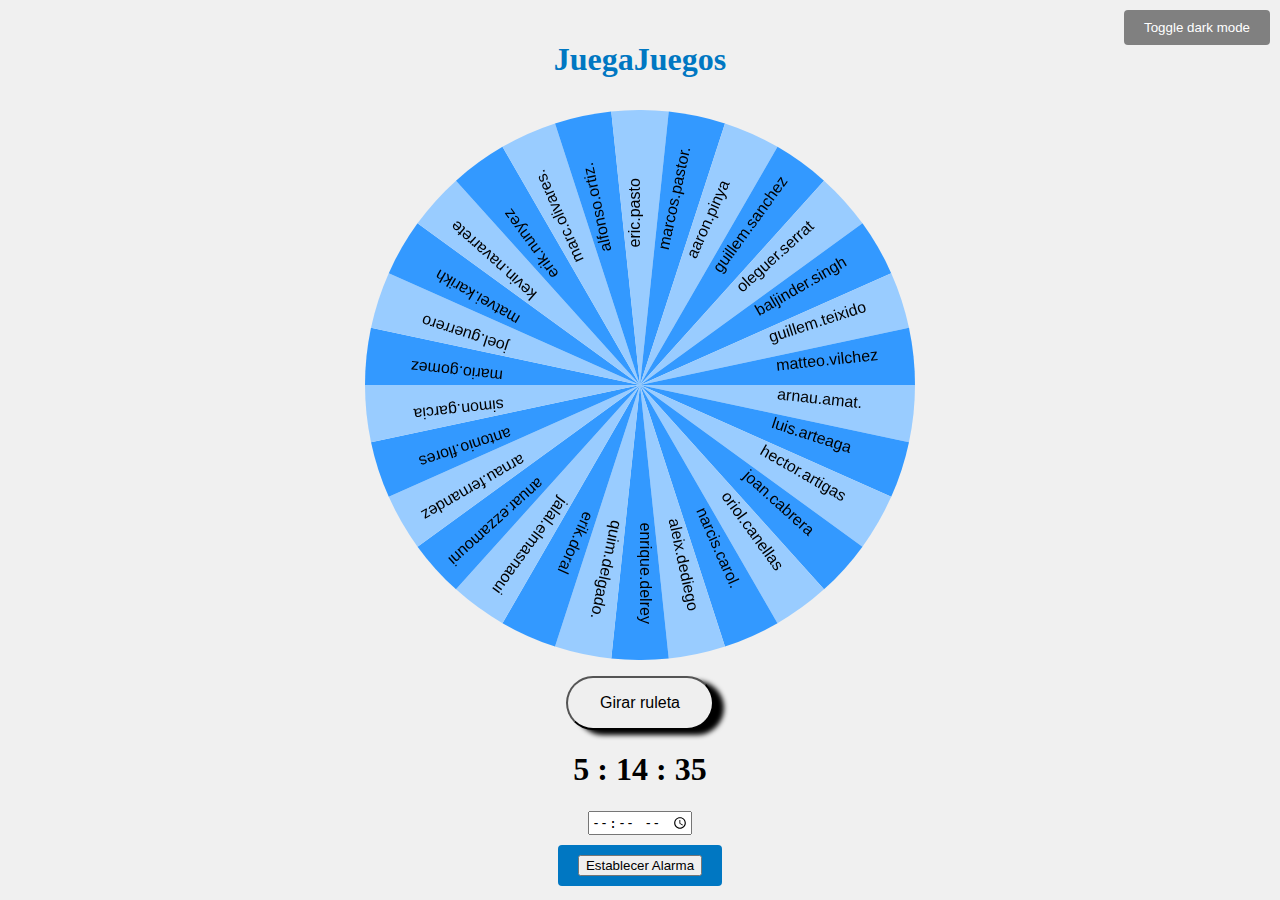
<file: index.html>
<!DOCTYPE html>
<html lang="en">
<head>
  <meta charset="UTF-8">
  <meta name="viewport" content="width=device-width, initial-scale=1.0">
  <title>Ruleta de Nombres</title>
  <link rel="stylesheet" href="style.css">
</head>
<header>
  <h2>JuegaJuegos</h2>
</header>
<body onload="actualizaReloj()">
  <button class="toggle-button" onclick="toggleDarkMode()">Toggle dark mode</button>
  <canvas id="rouletteCanvas" width="550" height="550"></canvas>
  <button id="spinButton">Girar ruleta</button>
    <h1 id="horaActual">hh:mm:ss</h1>
      <div class="container">
        <input type="time" id="alarmTime">
        <div class="button-container">
          <button id="alarm" onclick="setAlarm()">Establecer Alarma</button>
        </div>
      </div>    
  <script src="code.js"></script>
</body>
</html>
</file>
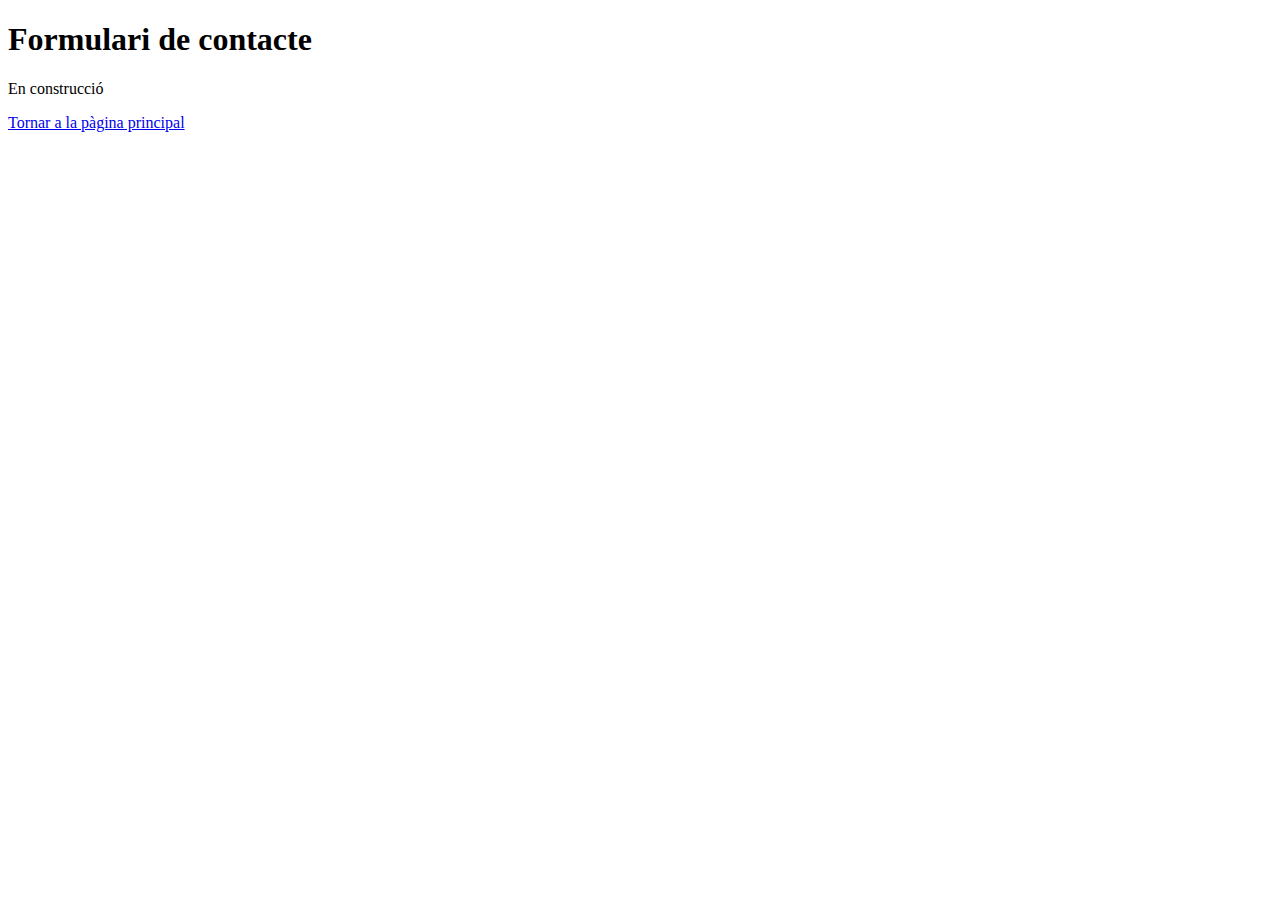
<file: contacte.html>
<!DOCTYPE html>
<html>
  <head>
    <title>Formulari de contacte</title>
  </head>
  <body>
    <h1>Formulari de contacte</h1>
    <p>En construcció</p>
    <a href="index.html">Tornar a la pàgina principal</a>
  </body>
</html>
</file>
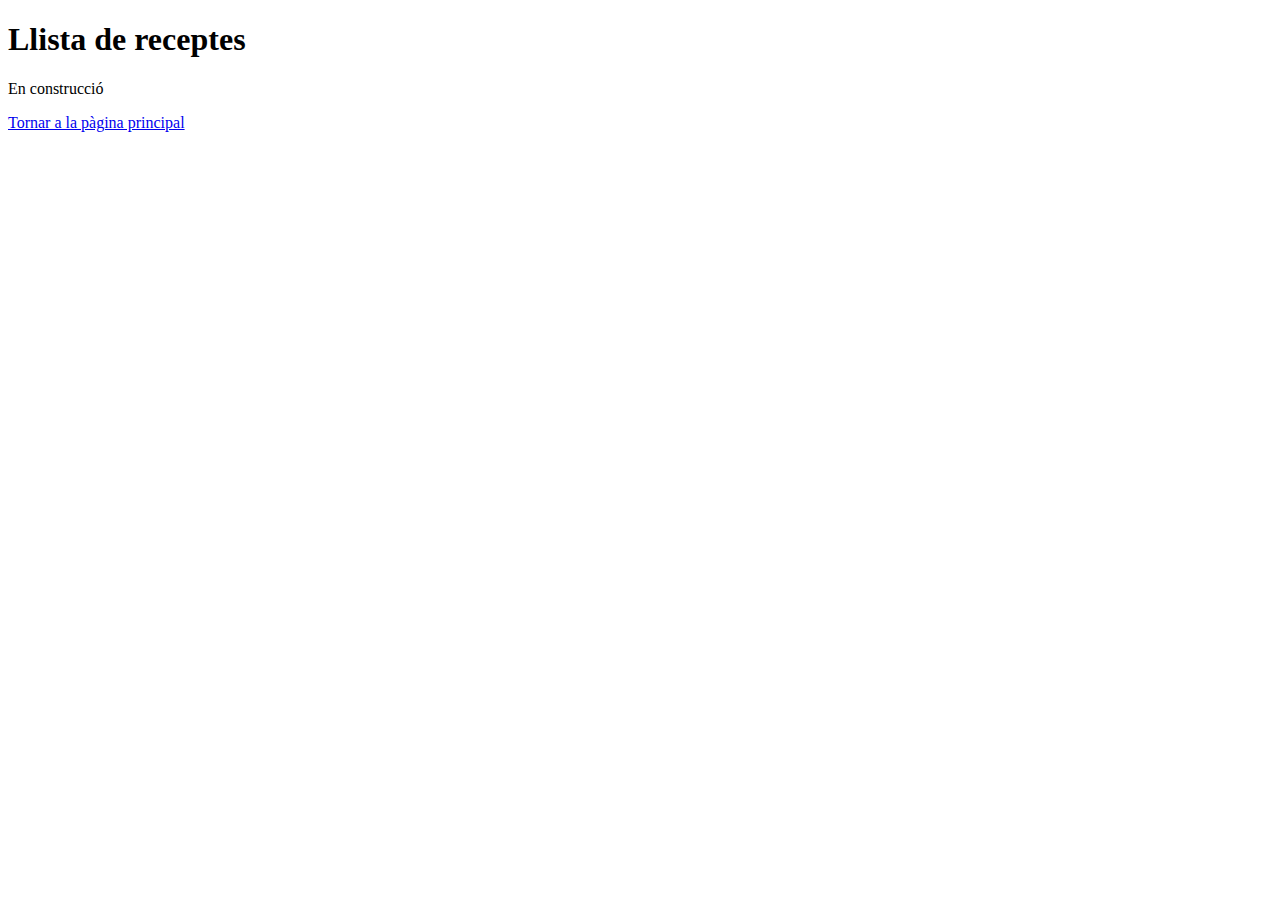
<file: llista.html>
<!DOCTYPE html>
<html>
  <head>
    <title>Llista de receptes</title>
  </head>
  <body>
    <h1>Llista de receptes</h1>
    <p>En construcció</p>
    <a href="index.html">Tornar a la pàgina principal</a>
  </body>
</html>
</file>
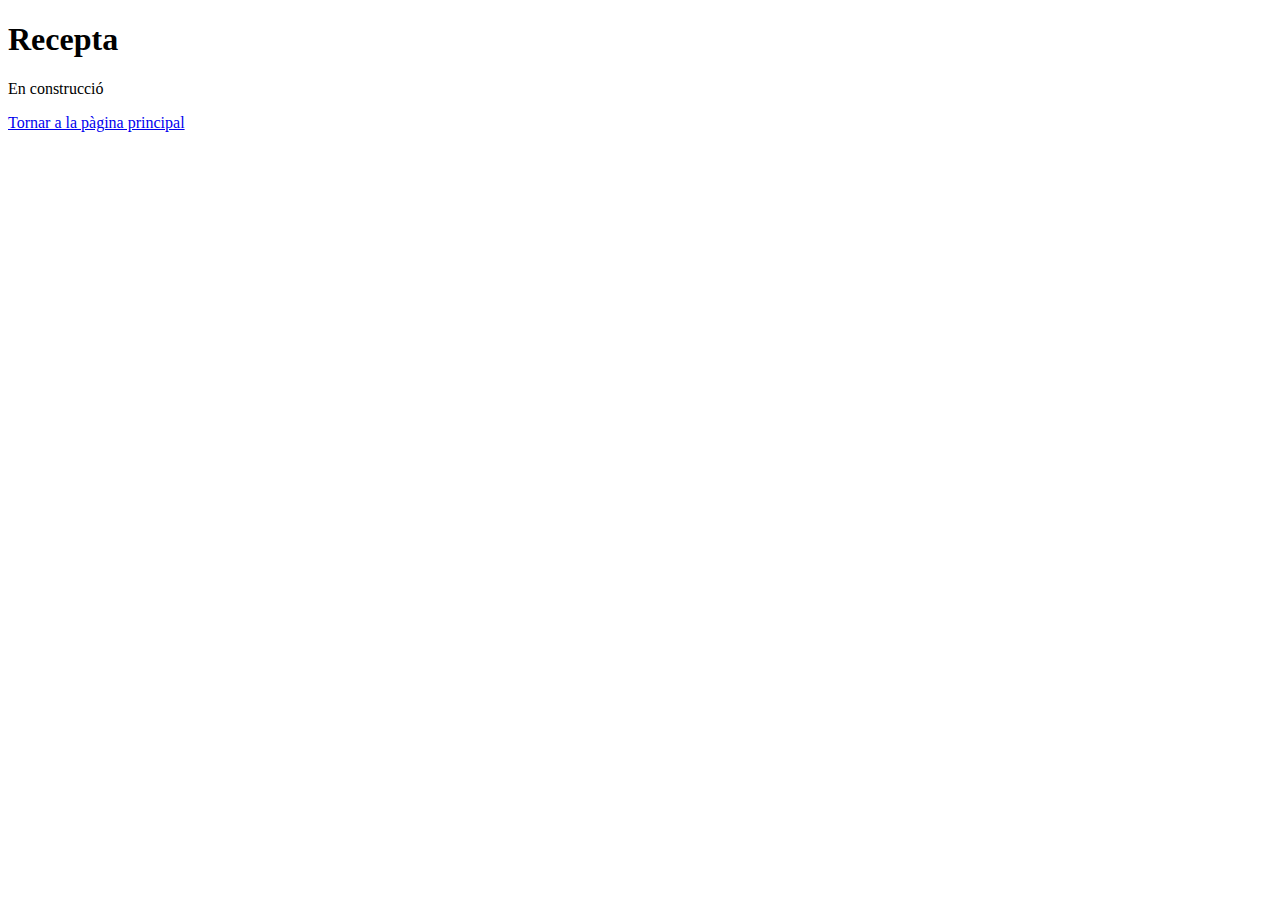
<file: recepta.html>
<!DOCTYPE html>
<html>
  <head>
    <title>Recepta</title>
  </head>
  <body>
    <h1>Recepta</h1>
    <p>En construcció</p>
    <a href="index.html">Tornar a la pàgina principal</a>
  </body>
</html>
</file>
<file: style.css>
body {
  display: flex;
  flex-direction: column;
  align-items: center;
  justify-content: center;
  height: 100vh;
  margin: 0;
  background-color: #f0f0f0;
}  
#spinButton {
  position: center;
  margin-top: 1rem;
  padding: 1rem 2rem;
  font-size: 1rem;
  cursor: pointer;
  border-radius: 5rem;
  box-shadow: 10px 5px 5px black;
}
.dark-mode {
  background-color: black;
  color: white;
}
.toggle-button {
  position: absolute;
  top: 10px;
  right: 10px;
  background-color: grey;
  color: white;
  padding: 10px 20px;
  border: none;
  border-radius: 4px;
  cursor: pointer;
}
h2 {
  color: #0077c2;
  margin-bottom: 2rem;
  font-size: 2rem;
}
#rouletteCanvas {
}
.container {
  text-align: center;
  margin-top: 0.1rem;
}
.button-container {
  margin-top: 10px;
  background-color: #0077c2;
  color: white;
  padding: 10px 20px;
  border: none;
  border-radius: 4px;
  cursor: pointer;
}
.alarm {
  position: pointer;
  top: 25px;
  right: 25px;
}
</file>
